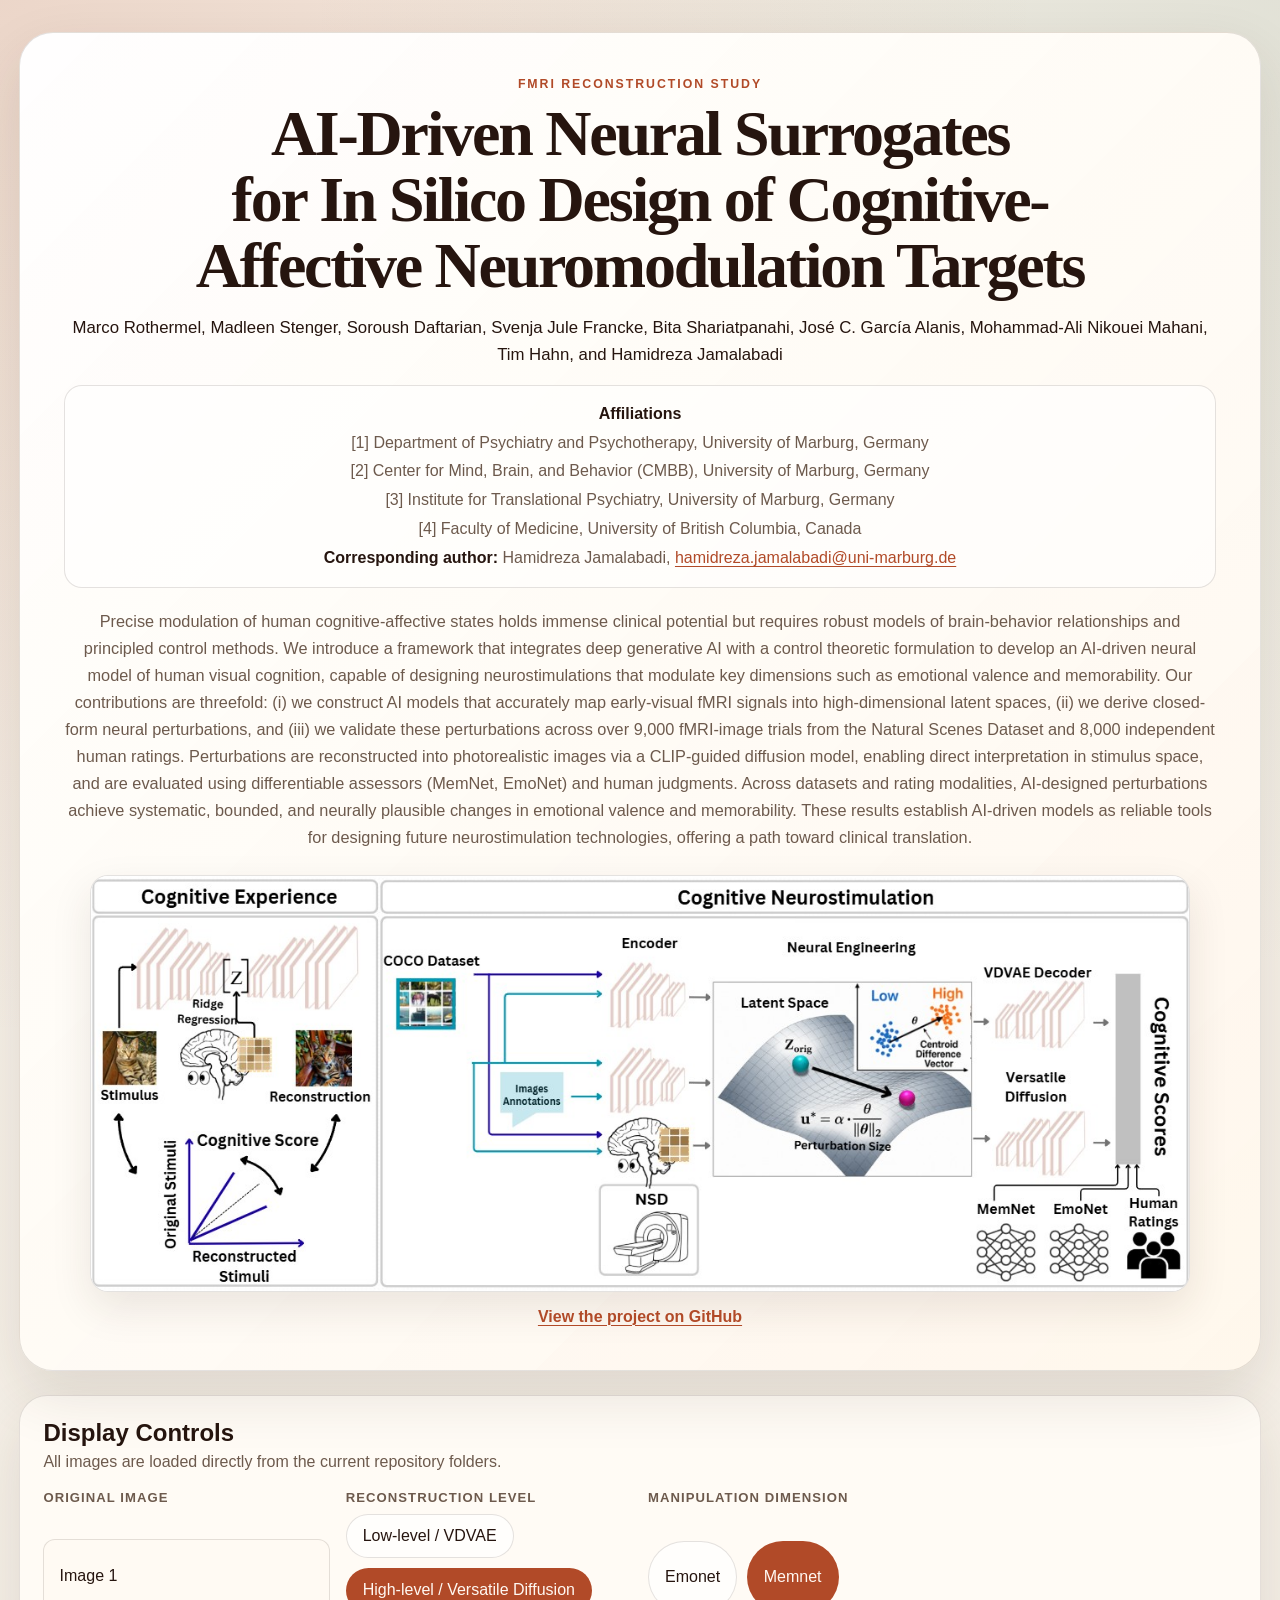
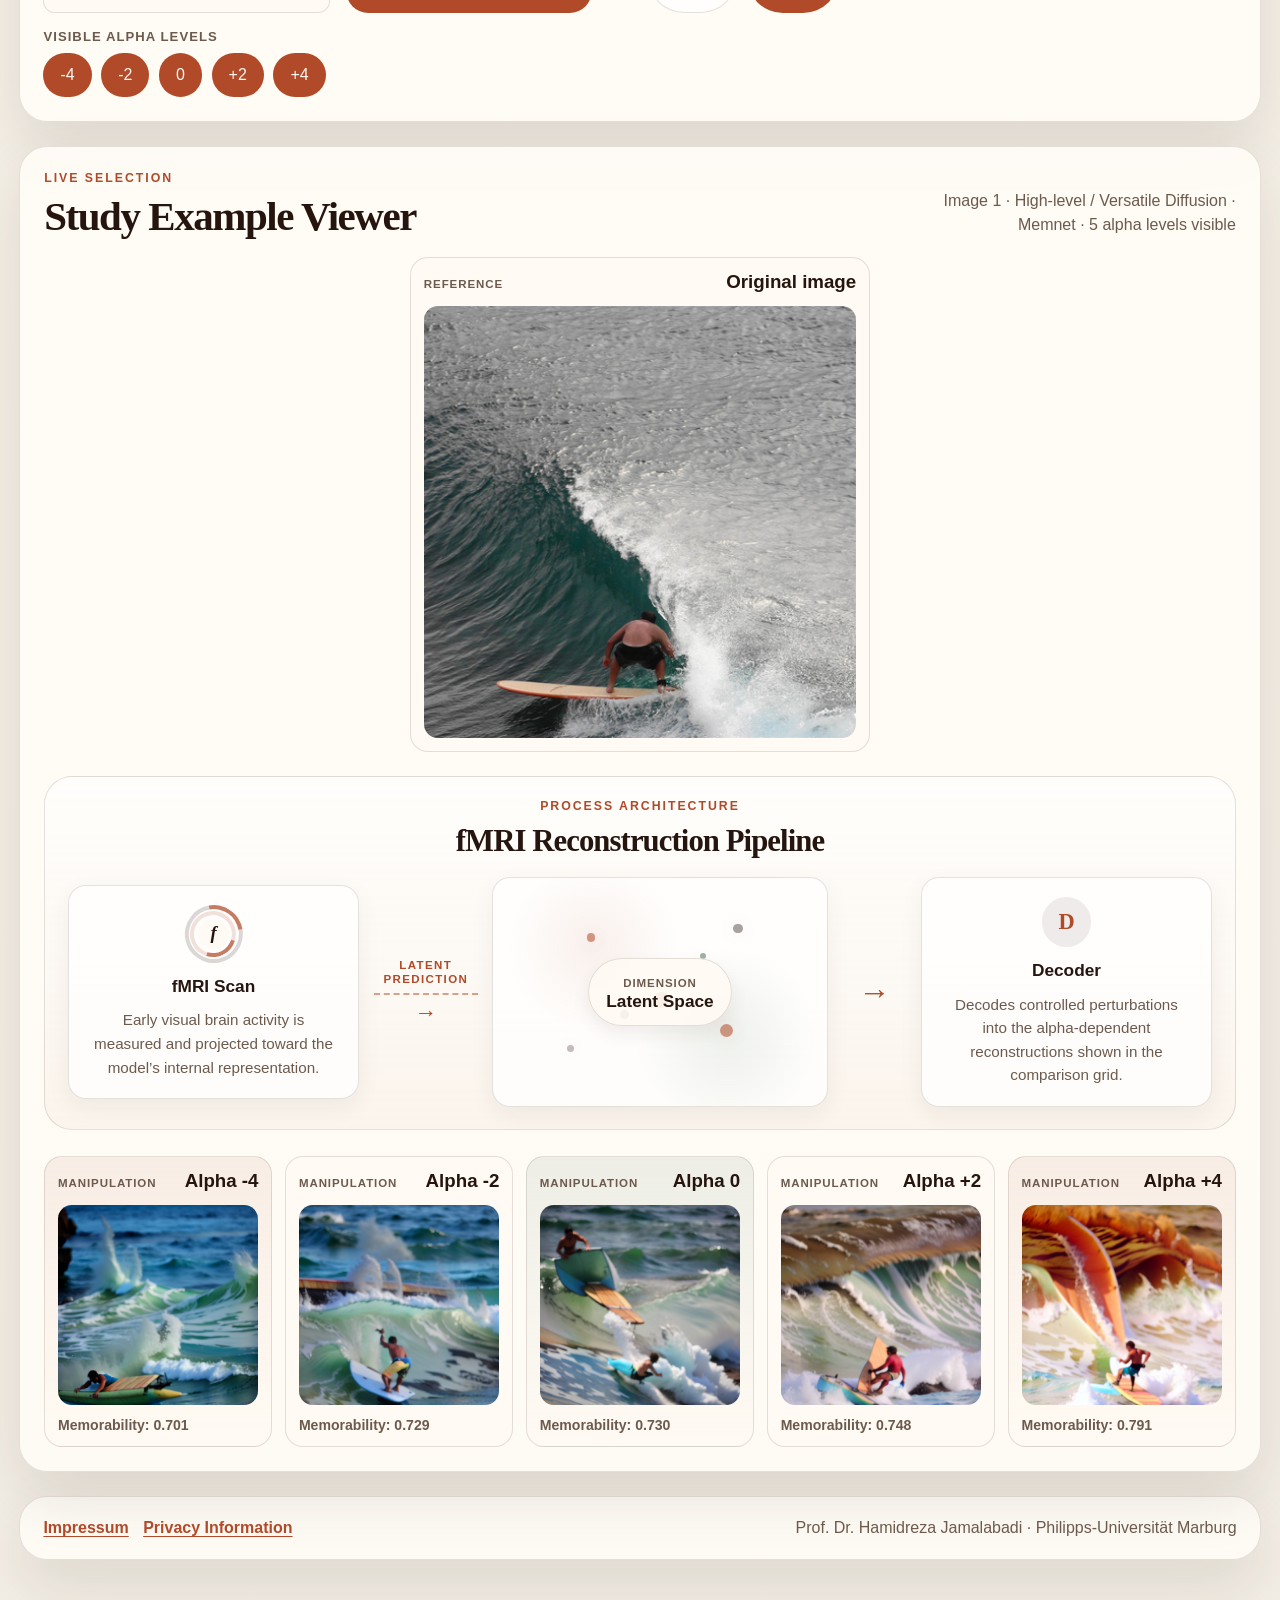
<file: index.html>
<!doctype html>
<html lang="en">
  <head>
    <meta charset="UTF-8" />
    <meta name="viewport" content="width=device-width, initial-scale=1.0" />
    <title>fMRI Image Reconstruction Study</title>
    <link rel="stylesheet" href="./styles.css" />
  </head>
  <body>
    <div class="page-shell">
      <header class="hero">
        <p class="eyebrow">fMRI Reconstruction Study</p>
        <h1>AI-Driven Neural Surrogates for In Silico Design of Cognitive-Affective Neuromodulation Targets</h1>
        <p class="hero-authors">
          Marco Rothermel, Madleen Stenger, Soroush Daftarian, Svenja Jule Francke, Bita Shariatpanahi, José C. García Alanis,
          Mohammad-Ali Nikouei Mahani, Tim Hahn, and Hamidreza Jamalabadi
        </p>
        <div class="hero-meta">
          <p><strong>Affiliations</strong></p>
          <p>[1] Department of Psychiatry and Psychotherapy, University of Marburg, Germany</p>
          <p>[2] Center for Mind, Brain, and Behavior (CMBB), University of Marburg, Germany</p>
          <p>[3] Institute for Translational Psychiatry, University of Marburg, Germany</p>
          <p>[4] Faculty of Medicine, University of British Columbia, Canada</p>
          <p><strong>Corresponding author:</strong> Hamidreza Jamalabadi, <a href="mailto:hamidreza.jamalabadi@uni-marburg.de">hamidreza.jamalabadi@uni-marburg.de</a></p>
        </div>
        <p class="hero-copy">
          Precise modulation of human cognitive-affective states holds immense clinical potential but requires robust models of
          brain-behavior relationships and principled control methods. We introduce a framework that integrates deep generative AI
          with a control theoretic formulation to develop an AI-driven neural model of human visual cognition, capable of designing
          neurostimulations that modulate key dimensions such as emotional valence and memorability. Our contributions are threefold:
          (i) we construct AI models that accurately map early-visual fMRI signals into high-dimensional latent spaces, (ii) we derive
          closed-form neural perturbations, and (iii) we validate these perturbations across over 9,000 fMRI-image trials from the
          Natural Scenes Dataset and 8,000 independent human ratings. Perturbations are reconstructed into photorealistic images via
          a CLIP-guided diffusion model, enabling direct interpretation in stimulus space, and are evaluated using differentiable
          assessors (MemNet, EmoNet) and human judgments. Across datasets and rating modalities, AI-designed perturbations achieve
          systematic, bounded, and neurally plausible changes in emotional valence and memorability. These results establish
          AI-driven models as reliable tools for designing future neurostimulation technologies, offering a path toward clinical
          translation.
        </p>
        <figure class="hero-figure">
          <img src="./Figure%202%20new.jpg" alt="Study overview figure showing cognitive experience, cognitive neurostimulation, latent-space neural engineering, decoders, model assessors, human ratings, and cognitive scores." />
        </figure>
        <p class="hero-linkout">
          <a href="https://github.com/MarRoth93/Optimal-Neural-Engineering-of-Human-Cognitive-Experience" target="_blank" rel="noreferrer">View the project on GitHub</a>
        </p>
      </header>

      <main class="layout">
        <section class="control-panel" aria-labelledby="controls-title">
          <div class="panel-header">
            <h2 id="controls-title">Display Controls</h2>
            <p>All images are loaded directly from the current repository folders.</p>
          </div>

          <div class="control-grid">
            <label class="field">
              <span class="field-label">Original Image</span>
              <select id="image-select" aria-label="Select original image"></select>
            </label>

            <div class="field">
              <span class="field-label">Reconstruction Level</span>
              <div class="segmented" id="model-toggle" role="group" aria-label="Select reconstruction level"></div>
            </div>

            <div class="field">
              <span class="field-label">Manipulation Dimension</span>
              <div class="segmented" id="dimension-toggle" role="group" aria-label="Select manipulation dimension"></div>
            </div>

            <div class="field field-wide">
              <span class="field-label">Visible Alpha Levels</span>
              <div class="alpha-toggles" id="alpha-toggle" role="group" aria-label="Toggle alpha levels"></div>
            </div>
          </div>
        </section>

        <section class="viewer" aria-labelledby="viewer-title">
          <div class="viewer-header">
            <div>
              <p class="eyebrow">Live Selection</p>
              <h2 id="viewer-title">Study Example Viewer</h2>
            </div>
            <p class="selection-summary" id="selection-summary"></p>
          </div>

          <article class="card original-card">
            <div class="card-label">
              <span class="label-kicker">Reference</span>
              <h3>Original image</h3>
            </div>
            <figure class="image-frame">
              <img id="original-image" alt="" />
            </figure>
          </article>

          <section class="process-section" aria-labelledby="process-title">
            <div class="process-header">
              <p class="eyebrow">Process Architecture</p>
              <h3 id="process-title">fMRI Reconstruction Pipeline</h3>
            </div>

            <div class="process-flow">
              <article class="process-node process-node-scan">
                <div class="scan-icon" aria-hidden="true">
                  <span class="scan-ring scan-ring-outer"></span>
                  <span class="scan-ring scan-ring-inner"></span>
                  <span class="scan-core">f</span>
                </div>
                <h4>fMRI Scan</h4>
                <p>Early visual brain activity is measured and projected toward the model’s internal representation.</p>
              </article>

              <div class="process-arrow process-arrow-prediction" aria-hidden="true">
                <span class="process-arrow-label">Latent Prediction</span>
                <span class="process-arrow-line"></span>
                <span class="process-arrow-head">→</span>
              </div>

              <article class="process-node process-node-latent">
                <div class="latent-cloud" aria-hidden="true">
                  <span class="latent-dot dot-1"></span>
                  <span class="latent-dot dot-2"></span>
                  <span class="latent-dot dot-3"></span>
                  <span class="latent-dot dot-4"></span>
                  <span class="latent-dot dot-5"></span>
                  <span class="latent-dot dot-6"></span>
                  <span class="latent-dot dot-7"></span>
                </div>
                <div class="latent-label">
                  <span class="label-kicker">Dimension</span>
                  <h4>Latent Space</h4>
                </div>
              </article>

              <div class="process-arrow" aria-hidden="true">→</div>

              <article class="process-node">
                <div class="process-icon" aria-hidden="true">D</div>
                <h4>Decoder</h4>
                <p>Decodes controlled perturbations into the alpha-dependent reconstructions shown in the comparison grid.</p>
              </article>
            </div>
          </section>

          <section class="comparison-stage" aria-labelledby="comparison-title">
            <h3 id="comparison-title" class="sr-only">Reconstruction comparison</h3>

            <div class="alpha-column alpha-column-left" id="negative-column"></div>

            <div class="center-column" id="alpha-zero-slot"></div>

            <div class="alpha-column alpha-column-right" id="positive-column"></div>
          </section>
        </section>
      </main>

      <footer class="site-footer">
        <nav class="legal-links" aria-label="Legal information">
          <a href="./impressum.html">Impressum</a>
          <a href="./privacy.html">Privacy Information</a>
        </nav>
        <p>Prof. Dr. Hamidreza Jamalabadi · Philipps-Universität Marburg</p>
      </footer>
    </div>

    <template id="alpha-card-template">
      <article class="card alpha-card">
        <div class="card-label">
          <span class="label-kicker">Manipulation</span>
          <h3></h3>
        </div>
        <figure class="image-frame">
          <img alt="" />
        </figure>
        <p class="assessor-score"></p>
      </article>
    </template>

    <script src="./app.js?v=8"></script>
  </body>
</html>
</file>
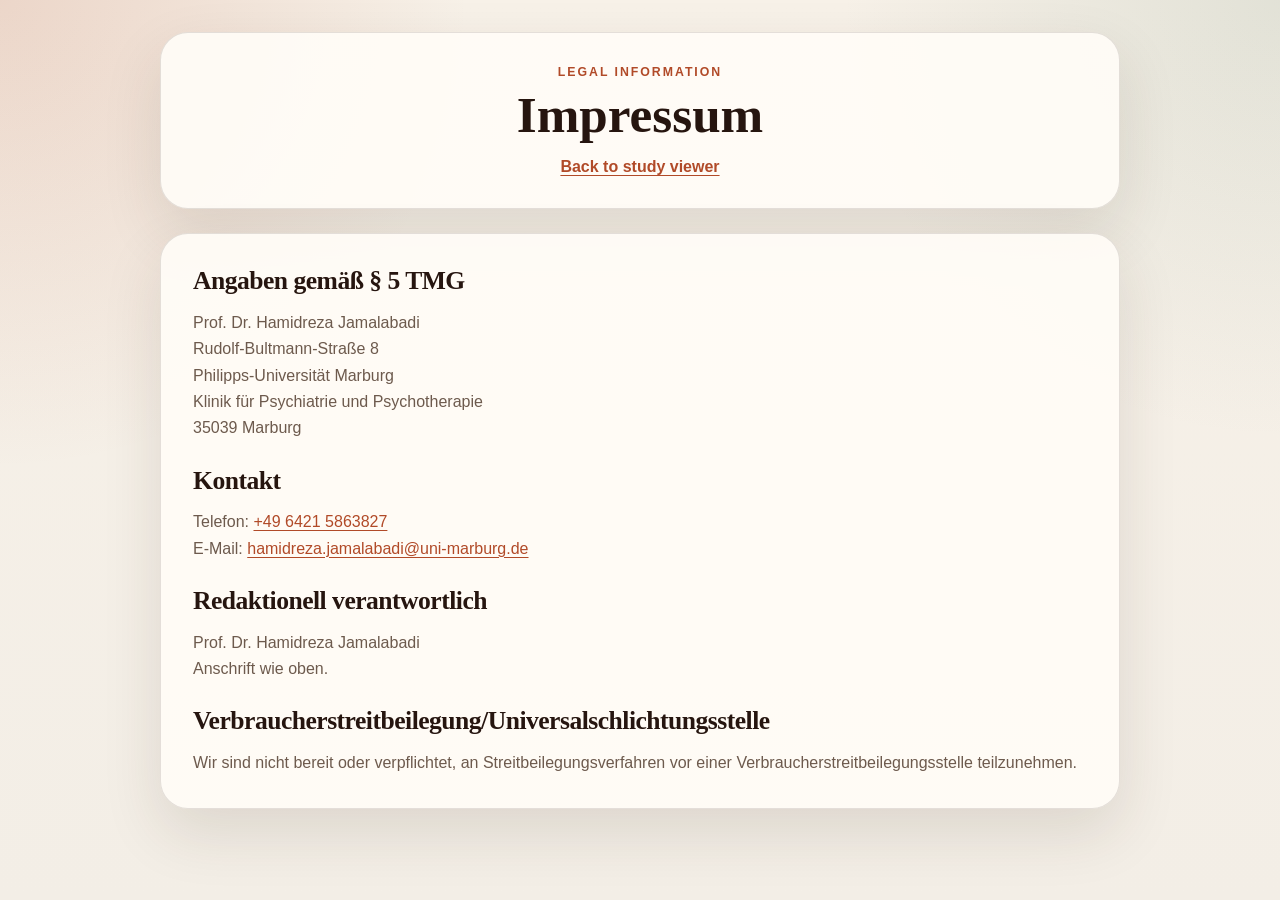
<file: impressum.html>
<!doctype html>
<html lang="de">
  <head>
    <meta charset="UTF-8" />
    <meta name="viewport" content="width=device-width, initial-scale=1.0" />
    <title>Impressum | fMRI Image Reconstruction Study</title>
    <link rel="stylesheet" href="./styles.css" />
  </head>
  <body>
    <div class="page-shell legal-page">
      <header class="legal-header">
        <p class="eyebrow">Legal Information</p>
        <h1>Impressum</h1>
        <p><a href="./index.html">Back to study viewer</a></p>
      </header>

      <main class="legal-doc">
        <section>
          <h2>Angaben gemäß § 5 TMG</h2>
          <p>
            Prof. Dr. Hamidreza Jamalabadi<br />
            Rudolf-Bultmann-Straße 8<br />
            Philipps-Universität Marburg<br />
            Klinik für Psychiatrie und Psychotherapie<br />
            35039 Marburg
          </p>
        </section>

        <section>
          <h2>Kontakt</h2>
          <p>
            Telefon: <a href="tel:+4964215863827">+49 6421 5863827</a><br />
            E-Mail: <a href="mailto:hamidreza.jamalabadi@uni-marburg.de">hamidreza.jamalabadi@uni-marburg.de</a>
          </p>
        </section>

        <section>
          <h2>Redaktionell verantwortlich</h2>
          <p>
            Prof. Dr. Hamidreza Jamalabadi<br />
            Anschrift wie oben.
          </p>
        </section>

        <section>
          <h2>Verbraucherstreitbeilegung/Universalschlichtungsstelle</h2>
          <p>
            Wir sind nicht bereit oder verpflichtet, an Streitbeilegungsverfahren vor einer
            Verbraucherstreitbeilegungsstelle teilzunehmen.
          </p>
        </section>
      </main>
    </div>
  </body>
</html>
</file>
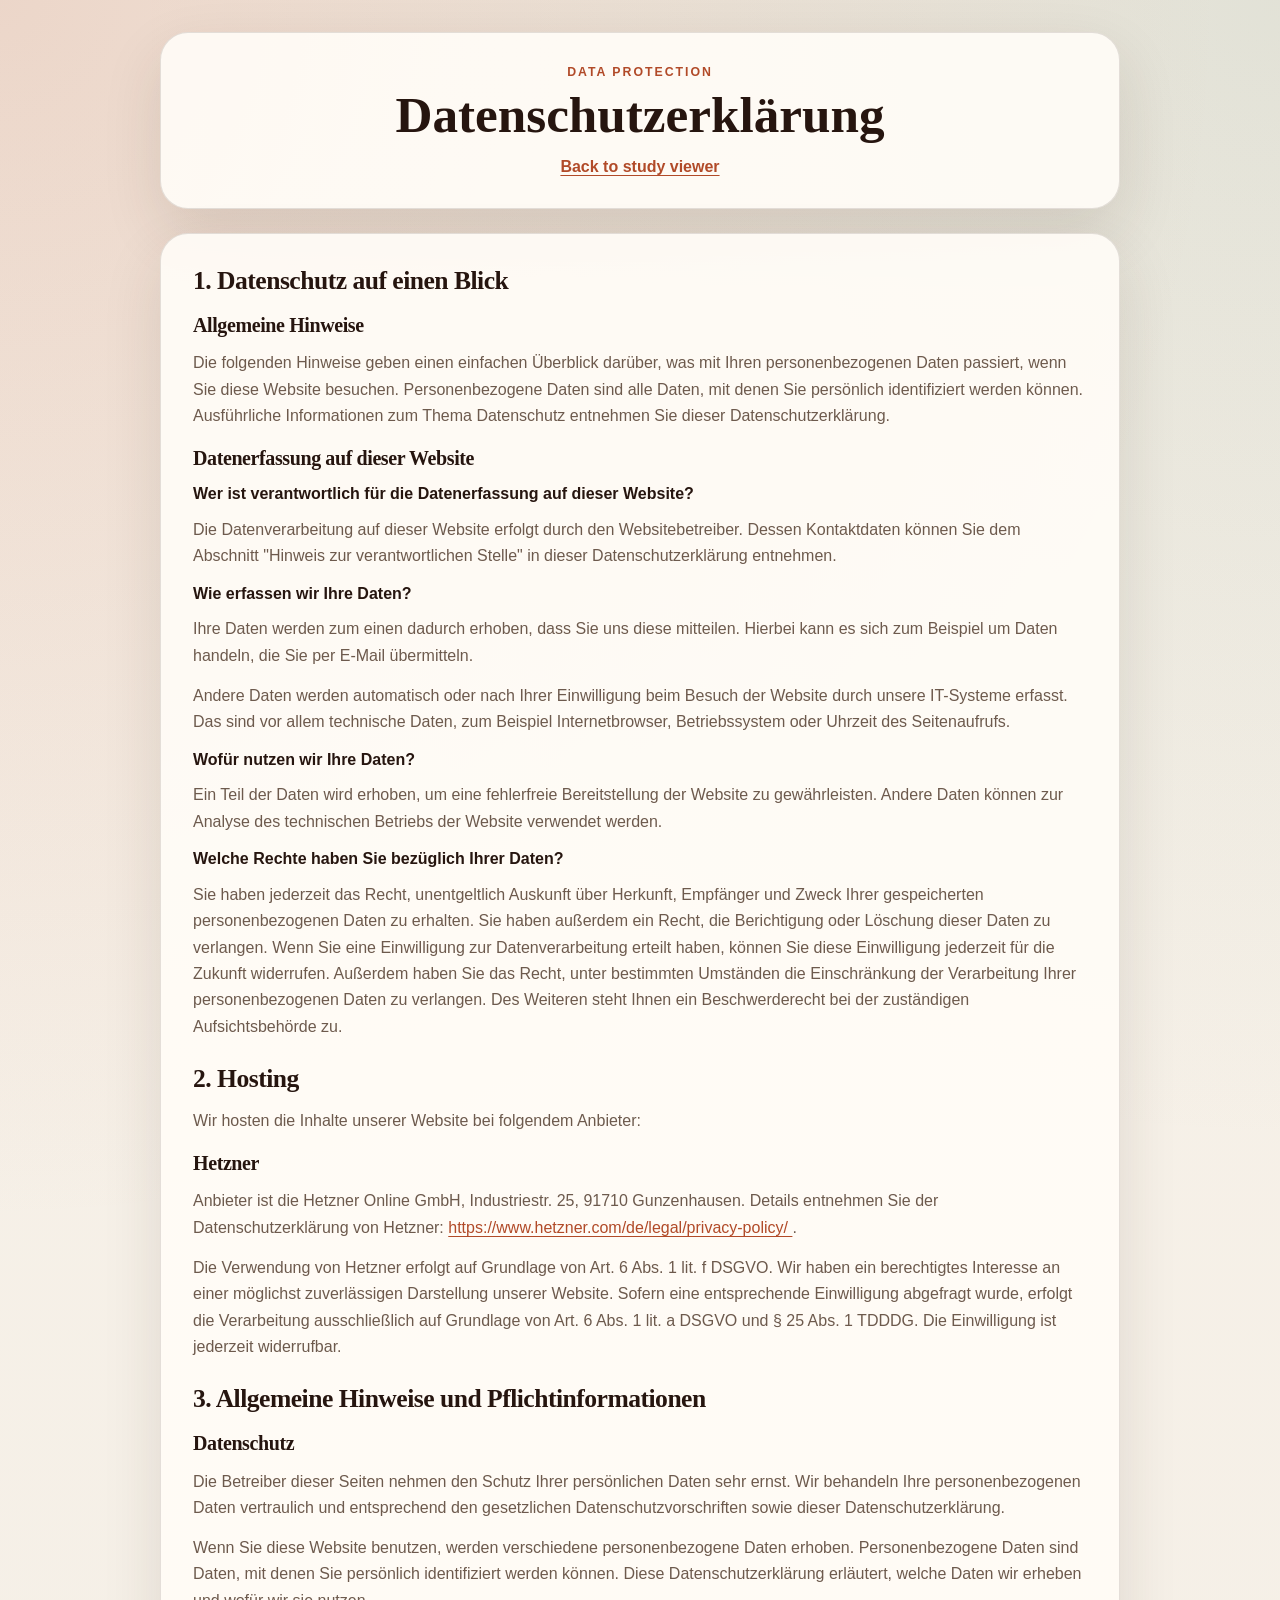
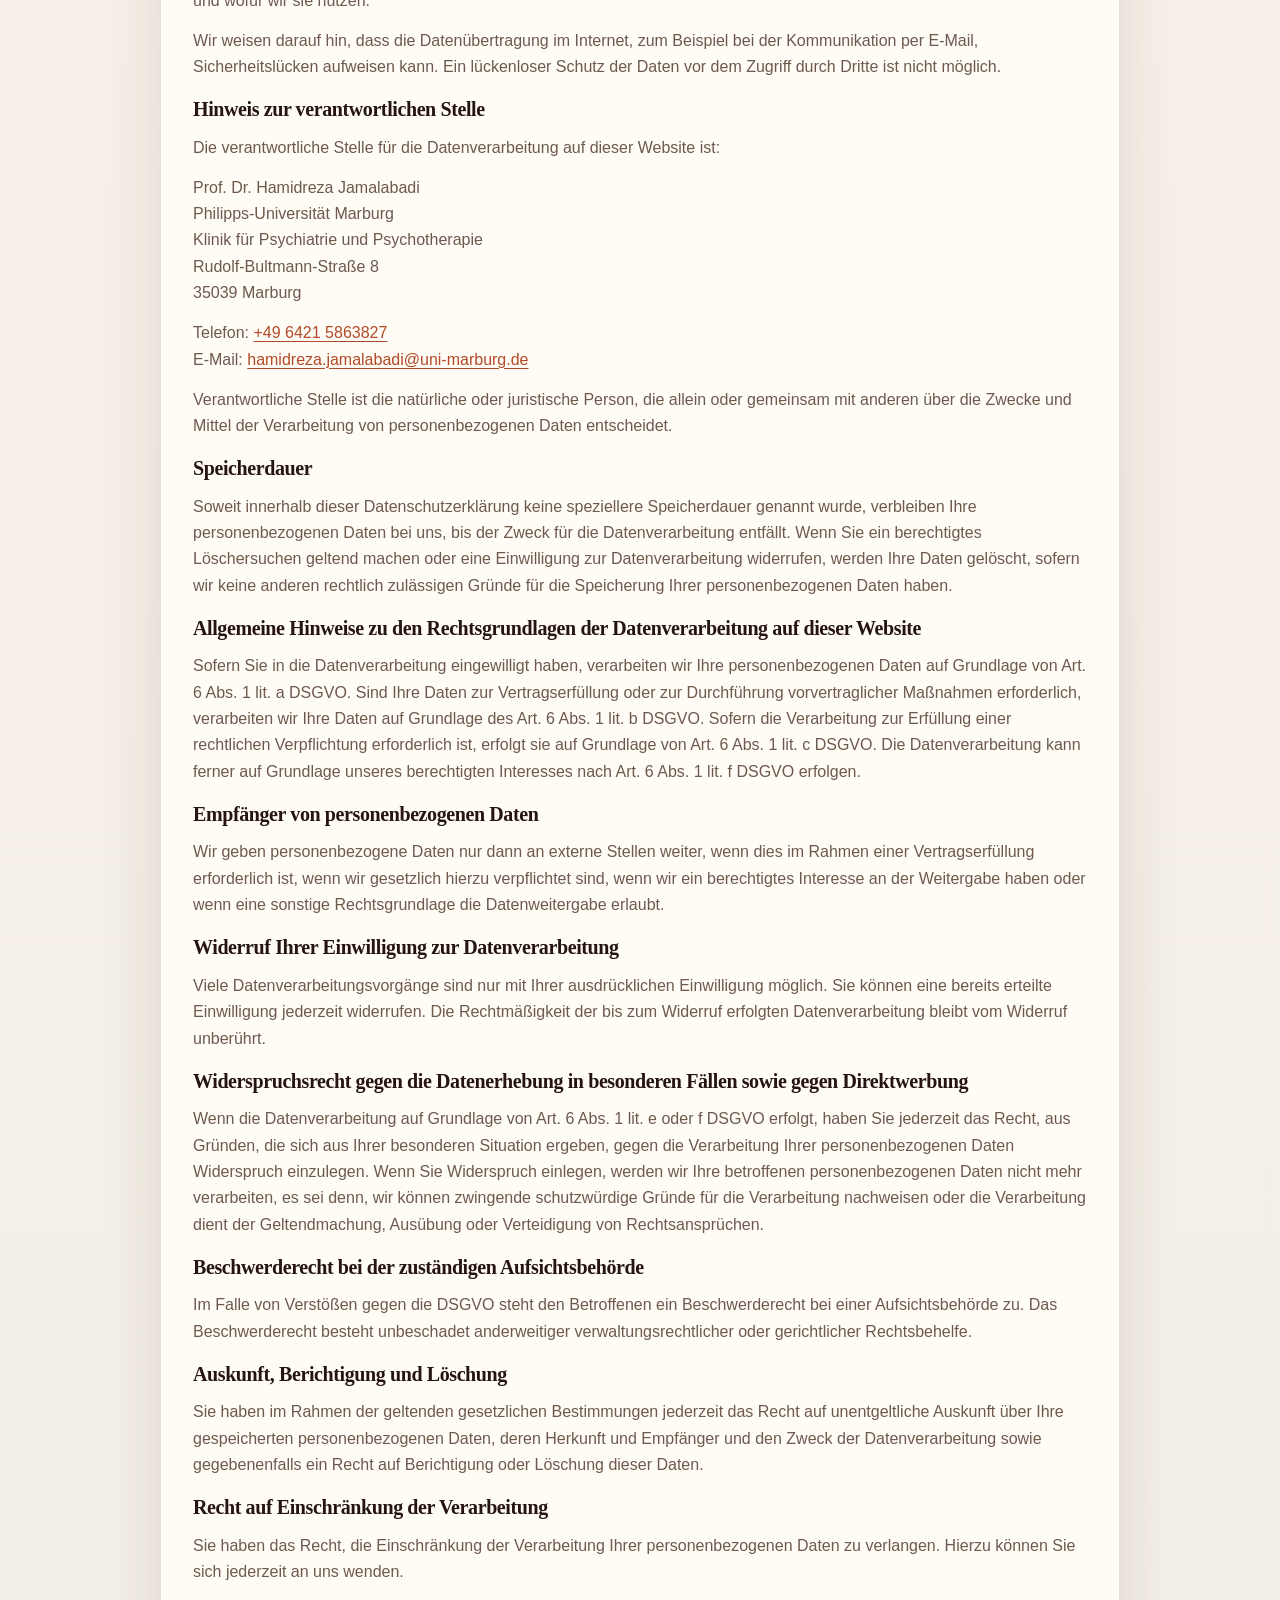
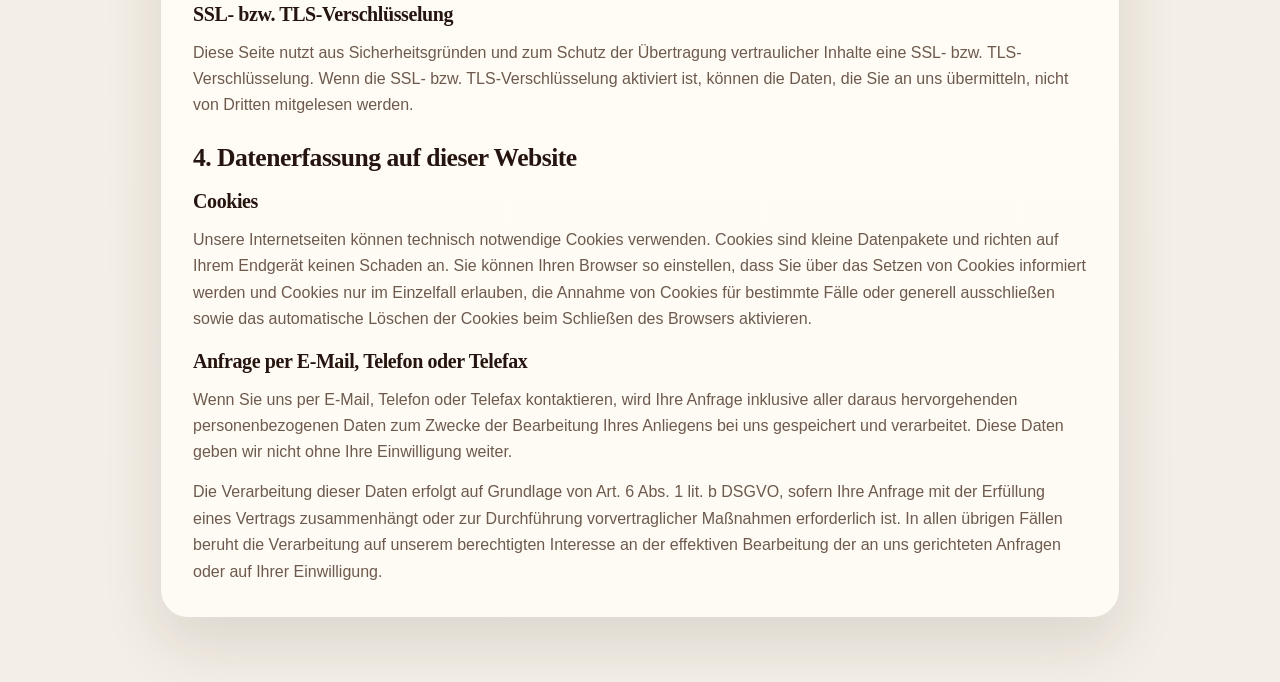
<file: privacy.html>
<!doctype html>
<html lang="de">
  <head>
    <meta charset="UTF-8" />
    <meta name="viewport" content="width=device-width, initial-scale=1.0" />
    <title>Privacy Information | fMRI Image Reconstruction Study</title>
    <link rel="stylesheet" href="./styles.css" />
  </head>
  <body>
    <div class="page-shell legal-page">
      <header class="legal-header">
        <p class="eyebrow">Data Protection</p>
        <h1>Datenschutzerklärung</h1>
        <p><a href="./index.html">Back to study viewer</a></p>
      </header>

      <main class="legal-doc">
        <section>
          <h2>1. Datenschutz auf einen Blick</h2>
          <h3>Allgemeine Hinweise</h3>
          <p>
            Die folgenden Hinweise geben einen einfachen Überblick darüber, was mit Ihren personenbezogenen Daten
            passiert, wenn Sie diese Website besuchen. Personenbezogene Daten sind alle Daten, mit denen Sie
            persönlich identifiziert werden können. Ausführliche Informationen zum Thema Datenschutz entnehmen
            Sie dieser Datenschutzerklärung.
          </p>

          <h3>Datenerfassung auf dieser Website</h3>
          <h4>Wer ist verantwortlich für die Datenerfassung auf dieser Website?</h4>
          <p>
            Die Datenverarbeitung auf dieser Website erfolgt durch den Websitebetreiber. Dessen Kontaktdaten
            können Sie dem Abschnitt "Hinweis zur verantwortlichen Stelle" in dieser Datenschutzerklärung entnehmen.
          </p>

          <h4>Wie erfassen wir Ihre Daten?</h4>
          <p>
            Ihre Daten werden zum einen dadurch erhoben, dass Sie uns diese mitteilen. Hierbei kann es sich zum
            Beispiel um Daten handeln, die Sie per E-Mail übermitteln.
          </p>
          <p>
            Andere Daten werden automatisch oder nach Ihrer Einwilligung beim Besuch der Website durch unsere
            IT-Systeme erfasst. Das sind vor allem technische Daten, zum Beispiel Internetbrowser, Betriebssystem
            oder Uhrzeit des Seitenaufrufs.
          </p>

          <h4>Wofür nutzen wir Ihre Daten?</h4>
          <p>
            Ein Teil der Daten wird erhoben, um eine fehlerfreie Bereitstellung der Website zu gewährleisten.
            Andere Daten können zur Analyse des technischen Betriebs der Website verwendet werden.
          </p>

          <h4>Welche Rechte haben Sie bezüglich Ihrer Daten?</h4>
          <p>
            Sie haben jederzeit das Recht, unentgeltlich Auskunft über Herkunft, Empfänger und Zweck Ihrer
            gespeicherten personenbezogenen Daten zu erhalten. Sie haben außerdem ein Recht, die Berichtigung oder
            Löschung dieser Daten zu verlangen. Wenn Sie eine Einwilligung zur Datenverarbeitung erteilt haben,
            können Sie diese Einwilligung jederzeit für die Zukunft widerrufen. Außerdem haben Sie das Recht,
            unter bestimmten Umständen die Einschränkung der Verarbeitung Ihrer personenbezogenen Daten zu verlangen.
            Des Weiteren steht Ihnen ein Beschwerderecht bei der zuständigen Aufsichtsbehörde zu.
          </p>
        </section>

        <section>
          <h2>2. Hosting</h2>
          <p>Wir hosten die Inhalte unserer Website bei folgendem Anbieter:</p>
          <h3>Hetzner</h3>
          <p>
            Anbieter ist die Hetzner Online GmbH, Industriestr. 25, 91710 Gunzenhausen.
            Details entnehmen Sie der Datenschutzerklärung von Hetzner:
            <a href="https://www.hetzner.com/de/legal/privacy-policy/" target="_blank" rel="noreferrer">
              https://www.hetzner.com/de/legal/privacy-policy/
            </a>.
          </p>
          <p>
            Die Verwendung von Hetzner erfolgt auf Grundlage von Art. 6 Abs. 1 lit. f DSGVO. Wir haben ein
            berechtigtes Interesse an einer möglichst zuverlässigen Darstellung unserer Website. Sofern eine
            entsprechende Einwilligung abgefragt wurde, erfolgt die Verarbeitung ausschließlich auf Grundlage von
            Art. 6 Abs. 1 lit. a DSGVO und § 25 Abs. 1 TDDDG. Die Einwilligung ist jederzeit widerrufbar.
          </p>
        </section>

        <section>
          <h2>3. Allgemeine Hinweise und Pflichtinformationen</h2>
          <h3>Datenschutz</h3>
          <p>
            Die Betreiber dieser Seiten nehmen den Schutz Ihrer persönlichen Daten sehr ernst. Wir behandeln Ihre
            personenbezogenen Daten vertraulich und entsprechend den gesetzlichen Datenschutzvorschriften sowie
            dieser Datenschutzerklärung.
          </p>
          <p>
            Wenn Sie diese Website benutzen, werden verschiedene personenbezogene Daten erhoben. Personenbezogene
            Daten sind Daten, mit denen Sie persönlich identifiziert werden können. Diese Datenschutzerklärung
            erläutert, welche Daten wir erheben und wofür wir sie nutzen.
          </p>
          <p>
            Wir weisen darauf hin, dass die Datenübertragung im Internet, zum Beispiel bei der Kommunikation per
            E-Mail, Sicherheitslücken aufweisen kann. Ein lückenloser Schutz der Daten vor dem Zugriff durch Dritte
            ist nicht möglich.
          </p>

          <h3>Hinweis zur verantwortlichen Stelle</h3>
          <p>Die verantwortliche Stelle für die Datenverarbeitung auf dieser Website ist:</p>
          <p>
            Prof. Dr. Hamidreza Jamalabadi<br />
            Philipps-Universität Marburg<br />
            Klinik für Psychiatrie und Psychotherapie<br />
            Rudolf-Bultmann-Straße 8<br />
            35039 Marburg
          </p>
          <p>
            Telefon: <a href="tel:+4964215863827">+49 6421 5863827</a><br />
            E-Mail: <a href="mailto:hamidreza.jamalabadi@uni-marburg.de">hamidreza.jamalabadi@uni-marburg.de</a>
          </p>
          <p>
            Verantwortliche Stelle ist die natürliche oder juristische Person, die allein oder gemeinsam mit anderen
            über die Zwecke und Mittel der Verarbeitung von personenbezogenen Daten entscheidet.
          </p>

          <h3>Speicherdauer</h3>
          <p>
            Soweit innerhalb dieser Datenschutzerklärung keine speziellere Speicherdauer genannt wurde, verbleiben
            Ihre personenbezogenen Daten bei uns, bis der Zweck für die Datenverarbeitung entfällt. Wenn Sie ein
            berechtigtes Löschersuchen geltend machen oder eine Einwilligung zur Datenverarbeitung widerrufen,
            werden Ihre Daten gelöscht, sofern wir keine anderen rechtlich zulässigen Gründe für die Speicherung
            Ihrer personenbezogenen Daten haben.
          </p>

          <h3>Allgemeine Hinweise zu den Rechtsgrundlagen der Datenverarbeitung auf dieser Website</h3>
          <p>
            Sofern Sie in die Datenverarbeitung eingewilligt haben, verarbeiten wir Ihre personenbezogenen Daten
            auf Grundlage von Art. 6 Abs. 1 lit. a DSGVO. Sind Ihre Daten zur Vertragserfüllung oder zur
            Durchführung vorvertraglicher Maßnahmen erforderlich, verarbeiten wir Ihre Daten auf Grundlage des
            Art. 6 Abs. 1 lit. b DSGVO. Sofern die Verarbeitung zur Erfüllung einer rechtlichen Verpflichtung
            erforderlich ist, erfolgt sie auf Grundlage von Art. 6 Abs. 1 lit. c DSGVO. Die Datenverarbeitung kann
            ferner auf Grundlage unseres berechtigten Interesses nach Art. 6 Abs. 1 lit. f DSGVO erfolgen.
          </p>

          <h3>Empfänger von personenbezogenen Daten</h3>
          <p>
            Wir geben personenbezogene Daten nur dann an externe Stellen weiter, wenn dies im Rahmen einer
            Vertragserfüllung erforderlich ist, wenn wir gesetzlich hierzu verpflichtet sind, wenn wir ein
            berechtigtes Interesse an der Weitergabe haben oder wenn eine sonstige Rechtsgrundlage die
            Datenweitergabe erlaubt.
          </p>

          <h3>Widerruf Ihrer Einwilligung zur Datenverarbeitung</h3>
          <p>
            Viele Datenverarbeitungsvorgänge sind nur mit Ihrer ausdrücklichen Einwilligung möglich. Sie können
            eine bereits erteilte Einwilligung jederzeit widerrufen. Die Rechtmäßigkeit der bis zum Widerruf
            erfolgten Datenverarbeitung bleibt vom Widerruf unberührt.
          </p>

          <h3>Widerspruchsrecht gegen die Datenerhebung in besonderen Fällen sowie gegen Direktwerbung</h3>
          <p>
            Wenn die Datenverarbeitung auf Grundlage von Art. 6 Abs. 1 lit. e oder f DSGVO erfolgt, haben Sie
            jederzeit das Recht, aus Gründen, die sich aus Ihrer besonderen Situation ergeben, gegen die
            Verarbeitung Ihrer personenbezogenen Daten Widerspruch einzulegen. Wenn Sie Widerspruch einlegen,
            werden wir Ihre betroffenen personenbezogenen Daten nicht mehr verarbeiten, es sei denn, wir können
            zwingende schutzwürdige Gründe für die Verarbeitung nachweisen oder die Verarbeitung dient der
            Geltendmachung, Ausübung oder Verteidigung von Rechtsansprüchen.
          </p>

          <h3>Beschwerderecht bei der zuständigen Aufsichtsbehörde</h3>
          <p>
            Im Falle von Verstößen gegen die DSGVO steht den Betroffenen ein Beschwerderecht bei einer
            Aufsichtsbehörde zu. Das Beschwerderecht besteht unbeschadet anderweitiger verwaltungsrechtlicher
            oder gerichtlicher Rechtsbehelfe.
          </p>

          <h3>Auskunft, Berichtigung und Löschung</h3>
          <p>
            Sie haben im Rahmen der geltenden gesetzlichen Bestimmungen jederzeit das Recht auf unentgeltliche
            Auskunft über Ihre gespeicherten personenbezogenen Daten, deren Herkunft und Empfänger und den Zweck
            der Datenverarbeitung sowie gegebenenfalls ein Recht auf Berichtigung oder Löschung dieser Daten.
          </p>

          <h3>Recht auf Einschränkung der Verarbeitung</h3>
          <p>
            Sie haben das Recht, die Einschränkung der Verarbeitung Ihrer personenbezogenen Daten zu verlangen.
            Hierzu können Sie sich jederzeit an uns wenden.
          </p>

          <h3>SSL- bzw. TLS-Verschlüsselung</h3>
          <p>
            Diese Seite nutzt aus Sicherheitsgründen und zum Schutz der Übertragung vertraulicher Inhalte eine
            SSL- bzw. TLS-Verschlüsselung. Wenn die SSL- bzw. TLS-Verschlüsselung aktiviert ist, können die Daten,
            die Sie an uns übermitteln, nicht von Dritten mitgelesen werden.
          </p>
        </section>

        <section>
          <h2>4. Datenerfassung auf dieser Website</h2>
          <h3>Cookies</h3>
          <p>
            Unsere Internetseiten können technisch notwendige Cookies verwenden. Cookies sind kleine Datenpakete
            und richten auf Ihrem Endgerät keinen Schaden an. Sie können Ihren Browser so einstellen, dass Sie über
            das Setzen von Cookies informiert werden und Cookies nur im Einzelfall erlauben, die Annahme von Cookies
            für bestimmte Fälle oder generell ausschließen sowie das automatische Löschen der Cookies beim Schließen
            des Browsers aktivieren.
          </p>

          <h3>Anfrage per E-Mail, Telefon oder Telefax</h3>
          <p>
            Wenn Sie uns per E-Mail, Telefon oder Telefax kontaktieren, wird Ihre Anfrage inklusive aller daraus
            hervorgehenden personenbezogenen Daten zum Zwecke der Bearbeitung Ihres Anliegens bei uns gespeichert
            und verarbeitet. Diese Daten geben wir nicht ohne Ihre Einwilligung weiter.
          </p>
          <p>
            Die Verarbeitung dieser Daten erfolgt auf Grundlage von Art. 6 Abs. 1 lit. b DSGVO, sofern Ihre Anfrage
            mit der Erfüllung eines Vertrags zusammenhängt oder zur Durchführung vorvertraglicher Maßnahmen
            erforderlich ist. In allen übrigen Fällen beruht die Verarbeitung auf unserem berechtigten Interesse an
            der effektiven Bearbeitung der an uns gerichteten Anfragen oder auf Ihrer Einwilligung.
          </p>
        </section>
      </main>
    </div>
  </body>
</html>
</file>
<file: styles.css>
:root {
  --bg: #f3eee6;
  --bg-strong: #e8ddcf;
  --surface: rgba(255, 252, 247, 0.92);
  --surface-strong: #fffaf3;
  --ink: #26150f;
  --muted: #6d5a4d;
  --line: rgba(38, 21, 15, 0.12);
  --accent: #b14a28;
  --accent-soft: rgba(177, 74, 40, 0.12);
  --shadow: 0 24px 60px rgba(60, 39, 26, 0.12);
  --radius-lg: 28px;
  --radius-md: 18px;
  --radius-sm: 12px;
  --content-width: 1380px;
}

*,
*::before,
*::after {
  box-sizing: border-box;
}

html {
  font-size: 16px;
}

body {
  margin: 0;
  min-height: 100vh;
  color: var(--ink);
  font-family: "Avenir Next", "Segoe UI", sans-serif;
  background:
    radial-gradient(circle at top left, rgba(177, 74, 40, 0.16), transparent 30%),
    radial-gradient(circle at top right, rgba(116, 145, 124, 0.16), transparent 28%),
    linear-gradient(180deg, #f7f1e8 0%, var(--bg) 100%);
}

img {
  display: block;
  width: 100%;
  height: auto;
}

button,
select {
  font: inherit;
}

.page-shell {
  width: min(calc(100% - 2.4rem), var(--content-width));
  margin: 0 auto;
  padding: 2rem 0 4rem;
}

a {
  color: var(--accent);
  text-decoration-thickness: 0.08em;
  text-underline-offset: 0.18em;
}

.hero {
  position: relative;
  overflow: hidden;
  padding: 2.75rem;
  border: 1px solid var(--line);
  border-radius: calc(var(--radius-lg) + 6px);
  text-align: center;
  background:
    linear-gradient(135deg, rgba(255, 255, 255, 0.88), rgba(255, 247, 236, 0.94)),
    var(--surface);
  box-shadow: var(--shadow);
}

.hero::after {
  content: "";
  position: absolute;
  inset: auto -8% -35% auto;
  width: 320px;
  height: 320px;
  border-radius: 50%;
  background: radial-gradient(circle, rgba(177, 74, 40, 0.18), transparent 70%);
  pointer-events: none;
}

.eyebrow {
  margin: 0 0 0.65rem;
  color: var(--accent);
  letter-spacing: 0.16em;
  text-transform: uppercase;
  font-size: 0.77rem;
  font-weight: 700;
}

.hero h1,
.viewer-header h2 {
  margin: 0;
  font-family: "Palatino Linotype", "Book Antiqua", Palatino, serif;
  line-height: 1.03;
  letter-spacing: -0.035em;
}

.hero h1 {
  max-width: none;
  margin: 0 auto;
  font-size: clamp(2.6rem, 5vw, 5.25rem);
  text-wrap: balance;
}

.hero-copy {
  max-width: none;
  margin: 1.3rem auto 0;
  line-height: 1.65;
  color: var(--muted);
  font-size: 1.02rem;
}

.hero-authors {
  max-width: none;
  margin: 1rem auto 0;
  font-size: 1.05rem;
  line-height: 1.6;
  color: var(--ink);
}

.hero-meta {
  display: grid;
  gap: 0.25rem;
  margin: 1rem auto 0;
  padding: 1rem 1.1rem;
  max-width: none;
  border: 1px solid var(--line);
  border-radius: var(--radius-md);
  background: rgba(255, 255, 255, 0.55);
}

.hero-meta p {
  margin: 0;
  line-height: 1.55;
  color: var(--muted);
}

.hero-meta strong {
  color: var(--ink);
}

.hero-meta a {
  color: var(--accent);
}

.hero-figure {
  margin: 1.5rem auto 0;
  max-width: 1100px;
}

.hero-figure img {
  width: 100%;
  height: auto;
  border-radius: var(--radius-md);
  border: 1px solid var(--line);
  background: rgba(255, 255, 255, 0.85);
  box-shadow: 0 16px 40px rgba(60, 39, 26, 0.1);
}

.hero-linkout {
  margin: 1rem 0 0;
  font-size: 1rem;
  font-weight: 700;
}

.hero-linkout a {
  color: var(--accent);
}

.site-footer {
  display: flex;
  justify-content: space-between;
  gap: 1rem;
  align-items: center;
  margin-top: 1.5rem;
  padding: 1.2rem 1.45rem;
  border: 1px solid var(--line);
  border-radius: var(--radius-lg);
  background: var(--surface);
  color: var(--muted);
  box-shadow: var(--shadow);
}

.site-footer p {
  margin: 0;
  line-height: 1.5;
}

.legal-links {
  display: flex;
  flex-wrap: wrap;
  gap: 0.9rem;
  font-weight: 700;
}

.legal-page {
  max-width: 960px;
}

.legal-header,
.legal-doc {
  border: 1px solid var(--line);
  background: var(--surface);
  box-shadow: var(--shadow);
}

.legal-header {
  padding: 2rem;
  border-radius: var(--radius-lg);
  text-align: center;
}

.legal-header h1 {
  margin: 0;
  font-family: "Palatino Linotype", "Book Antiqua", Palatino, serif;
  font-size: clamp(2.3rem, 4vw, 4rem);
  line-height: 1.03;
}

.legal-header p:last-child {
  margin: 1rem 0 0;
  font-weight: 700;
}

.legal-doc {
  display: grid;
  gap: 1.5rem;
  margin-top: 1.5rem;
  padding: 2rem;
  border-radius: var(--radius-lg);
}

.legal-doc section {
  display: grid;
  gap: 0.85rem;
}

.legal-doc h2,
.legal-doc h3,
.legal-doc h4,
.legal-doc p {
  margin: 0;
}

.legal-doc h2,
.legal-doc h3 {
  font-family: "Palatino Linotype", "Book Antiqua", Palatino, serif;
  letter-spacing: -0.02em;
}

.legal-doc h2 {
  font-size: 1.6rem;
}

.legal-doc h3 {
  margin-top: 0.25rem;
  font-size: 1.25rem;
}

.legal-doc h4 {
  margin-top: 0.1rem;
  font-size: 1rem;
}

.legal-doc p {
  color: var(--muted);
  line-height: 1.65;
}

.layout {
  display: grid;
  gap: 1.5rem;
  margin-top: 1.5rem;
}

.control-panel,
.viewer {
  border: 1px solid var(--line);
  border-radius: var(--radius-lg);
  background: var(--surface);
  box-shadow: var(--shadow);
}

.control-panel {
  padding: 1.45rem;
}

.panel-header h2,
.card-label h3 {
  margin: 0;
}

.panel-header p,
.selection-summary,
.field-label,
.label-kicker {
  color: var(--muted);
}

.panel-header p {
  margin: 0.35rem 0 0;
}

.control-grid {
  display: grid;
  grid-template-columns: repeat(4, minmax(0, 1fr));
  gap: 1rem;
  margin-top: 1.2rem;
}

.field {
  display: grid;
  gap: 0.55rem;
}

.field-wide {
  grid-column: 1 / -1;
}

.field-label {
  font-size: 0.82rem;
  letter-spacing: 0.08em;
  text-transform: uppercase;
  font-weight: 700;
}

select {
  appearance: none;
  min-height: 3rem;
  padding: 0 0.95rem;
  border: 1px solid var(--line);
  border-radius: var(--radius-sm);
  background: var(--surface-strong);
  color: var(--ink);
}

.segmented,
.alpha-toggles {
  display: flex;
  flex-wrap: wrap;
  gap: 0.6rem;
}

.segmented button,
.alpha-toggles button {
  min-height: 2.8rem;
  padding: 0.65rem 1rem;
  border: 1px solid var(--line);
  border-radius: 999px;
  background: rgba(255, 255, 255, 0.66);
  color: var(--ink);
  cursor: pointer;
  transition:
    background 140ms ease,
    color 140ms ease,
    border-color 140ms ease,
    transform 140ms ease;
}

.segmented button:hover,
.alpha-toggles button:hover {
  transform: translateY(-1px);
  border-color: rgba(38, 21, 15, 0.26);
}

.segmented button.is-active,
.alpha-toggles button.is-active {
  background: var(--accent);
  color: #fff8f2;
  border-color: transparent;
}

.alpha-toggles button:not(.is-active) {
  background: var(--accent-soft);
}

.viewer {
  padding: 1.5rem;
}

.viewer-header {
  display: flex;
  justify-content: space-between;
  gap: 1rem;
  align-items: end;
  margin-bottom: 1.25rem;
}

.viewer-header h2 {
  font-size: clamp(2rem, 3.2vw, 3.1rem);
}

.selection-summary {
  max-width: 36ch;
  margin: 0;
  text-align: right;
  line-height: 1.5;
}

.card {
  padding: 0.8rem;
  border: 1px solid var(--line);
  border-radius: var(--radius-md);
  background: var(--surface-strong);
}

.original-card {
  width: min(100%, 460px);
  margin: 0 auto 1.5rem;
}

.process-section {
  margin: 0 0 1.6rem;
  padding: 1.4rem;
  border: 1px solid var(--line);
  border-radius: var(--radius-lg);
  background:
    linear-gradient(180deg, rgba(255, 255, 255, 0.72), rgba(250, 244, 236, 0.88)),
    var(--surface-strong);
}

.process-header {
  margin-bottom: 1.15rem;
  text-align: center;
}

.process-header h3 {
  margin: 0;
  font-family: "Palatino Linotype", "Book Antiqua", Palatino, serif;
  font-size: clamp(1.55rem, 2.4vw, 2.2rem);
  letter-spacing: -0.03em;
}

.process-flow {
  display: grid;
  grid-template-columns: minmax(180px, 1fr) 104px minmax(260px, 1.15fr) 64px minmax(180px, 1fr);
  gap: 0.9rem;
  align-items: center;
}

.process-node {
  min-height: 184px;
  padding: 1.2rem;
  border: 1px solid var(--line);
  border-radius: var(--radius-md);
  background: rgba(255, 255, 255, 0.75);
  text-align: center;
  box-shadow: 0 8px 24px rgba(60, 39, 26, 0.06);
}

.process-node-scan {
  min-height: 196px;
}

.process-node h4,
.latent-label h4 {
  margin: 0;
  font-size: 1.08rem;
}

.process-node p {
  margin: 0.7rem 0 0;
  line-height: 1.55;
  color: var(--muted);
  font-size: 0.95rem;
}

.process-icon {
  display: grid;
  place-items: center;
  width: 3.1rem;
  height: 3.1rem;
  margin: 0 auto 0.85rem;
  border-radius: 999px;
  background: rgba(38, 21, 15, 0.08);
  color: var(--accent);
  font-family: "Palatino Linotype", "Book Antiqua", Palatino, serif;
  font-size: 1.4rem;
  font-weight: 700;
}

.process-arrow {
  display: grid;
  place-items: center;
  color: var(--accent);
  font-size: 2rem;
  font-weight: 700;
}

.process-arrow-prediction {
  align-self: center;
  gap: 0.45rem;
  font-size: 1rem;
  min-width: 0;
}

.process-arrow-label {
  font-size: 0.72rem;
  font-weight: 700;
  letter-spacing: 0.12em;
  text-transform: uppercase;
  color: var(--accent);
  text-align: center;
  line-height: 1.15;
}

.process-arrow-line {
  display: block;
  width: 100%;
  border-top: 2px dashed rgba(177, 74, 40, 0.5);
}

.process-arrow-head {
  font-size: 1.4rem;
  line-height: 1;
}

.scan-icon {
  position: relative;
  display: grid;
  place-items: center;
  width: 3.6rem;
  height: 3.6rem;
  margin: 0 auto 0.85rem;
}

.scan-ring {
  position: absolute;
  inset: 0;
  border-radius: 999px;
}

.scan-ring-outer {
  border: 4px solid rgba(38, 21, 15, 0.16);
  border-top-color: rgba(177, 74, 40, 0.72);
  transform: rotate(35deg);
}

.scan-ring-inner {
  inset: 0.35rem;
  border: 4px solid rgba(177, 74, 40, 0.16);
  border-bottom-color: rgba(177, 74, 40, 0.72);
  transform: rotate(-28deg);
}

.scan-core {
  position: relative;
  z-index: 1;
  display: grid;
  place-items: center;
  width: 1.9rem;
  height: 1.9rem;
  border-radius: 999px;
  background: rgba(255, 250, 243, 0.95);
  color: var(--ink);
  font-family: "Palatino Linotype", "Book Antiqua", Palatino, serif;
  font-size: 1.15rem;
  font-style: italic;
  font-weight: 700;
}

.process-node-latent {
  position: relative;
  display: grid;
  place-items: center;
  min-height: 230px;
  overflow: hidden;
  background:
    radial-gradient(circle at 30% 30%, rgba(177, 74, 40, 0.08), transparent 30%),
    radial-gradient(circle at 70% 70%, rgba(116, 145, 124, 0.12), transparent 32%),
    rgba(255, 255, 255, 0.78);
}

.latent-cloud {
  position: absolute;
  inset: 0;
}

.latent-dot {
  position: absolute;
  border-radius: 999px;
  background: rgba(177, 74, 40, 0.55);
  box-shadow: 0 0 20px rgba(177, 74, 40, 0.1);
}

.dot-1 {
  top: 24%;
  left: 28%;
  width: 0.55rem;
  height: 0.55rem;
}

.dot-2 {
  top: 33%;
  left: 62%;
  width: 0.35rem;
  height: 0.35rem;
  background: rgba(116, 145, 124, 0.7);
}

.dot-3 {
  top: 50%;
  left: 48%;
  width: 1rem;
  height: 1rem;
}

.dot-4 {
  top: 58%;
  left: 38%;
  width: 0.55rem;
  height: 0.55rem;
  background: rgba(116, 145, 124, 0.7);
}

.dot-5 {
  top: 64%;
  left: 68%;
  width: 0.8rem;
  height: 0.8rem;
}

.dot-6 {
  top: 20%;
  left: 72%;
  width: 0.6rem;
  height: 0.6rem;
  background: rgba(38, 21, 15, 0.4);
}

.dot-7 {
  top: 73%;
  left: 22%;
  width: 0.45rem;
  height: 0.45rem;
  background: rgba(38, 21, 15, 0.28);
}

.latent-label {
  position: relative;
  z-index: 1;
  padding: 0.85rem 1.1rem;
  border: 1px solid var(--line);
  border-radius: 999px;
  background: rgba(255, 250, 243, 0.9);
  box-shadow: 0 8px 18px rgba(60, 39, 26, 0.08);
  text-align: center;
}

.card-label {
  display: flex;
  justify-content: space-between;
  gap: 1rem;
  align-items: baseline;
  margin-bottom: 0.8rem;
}

.label-kicker {
  text-transform: uppercase;
  letter-spacing: 0.08em;
  font-size: 0.72rem;
  font-weight: 800;
}

.image-frame {
  margin: 0;
  aspect-ratio: 1;
  overflow: hidden;
  border-radius: calc(var(--radius-sm) + 2px);
  background:
    linear-gradient(135deg, rgba(177, 74, 40, 0.14), rgba(116, 145, 124, 0.14)),
    var(--bg-strong);
}

.image-frame img {
  width: 100%;
  height: 100%;
  object-fit: cover;
}

.assessor-score {
  margin: 0.75rem 0 0;
  color: var(--muted);
  font-size: 0.88rem;
  font-weight: 700;
}

.comparison-stage {
  display: grid;
  grid-template-columns: repeat(5, minmax(0, 1fr));
  gap: 0.8rem;
  align-items: start;
}

.alpha-column,
.center-column {
  display: contents;
}

.alpha-column-left .alpha-card {
  transform-origin: right center;
}

.alpha-column-right .alpha-card {
  transform-origin: left center;
}

.alpha-card[data-alpha="-4"],
.alpha-card[data-alpha="4"] {
  background: linear-gradient(180deg, rgba(177, 74, 40, 0.08), rgba(255, 250, 243, 1));
}

.alpha-card[data-alpha="-4"] {
  grid-column: 1;
}

.alpha-card[data-alpha="-2"] {
  grid-column: 2;
}

.alpha-card[data-alpha="0"] {
  grid-column: 3;
  background: linear-gradient(180deg, rgba(116, 145, 124, 0.12), rgba(255, 250, 243, 1));
}

.alpha-card[data-alpha="2"] {
  grid-column: 4;
}

.alpha-card[data-alpha="4"] {
  grid-column: 5;
}

.empty-state {
  padding: 1.1rem;
  border: 1px dashed rgba(38, 21, 15, 0.2);
  border-radius: var(--radius-md);
  color: var(--muted);
  background: rgba(255, 255, 255, 0.45);
}

.empty-state--left {
  grid-column: 1 / 3;
}

.empty-state--center {
  grid-column: 3;
}

.empty-state--right {
  grid-column: 4 / 6;
}

.sr-only {
  position: absolute;
  width: 1px;
  height: 1px;
  padding: 0;
  margin: -1px;
  overflow: hidden;
  clip: rect(0, 0, 0, 0);
  white-space: nowrap;
  border: 0;
}

@media (max-width: 1100px) {
  .control-grid {
    grid-template-columns: repeat(2, minmax(0, 1fr));
  }

  .process-flow {
    grid-template-columns: 1fr;
    gap: 0.9rem;
  }

  .process-arrow {
    transform: rotate(90deg);
  }

  .process-arrow-prediction {
    transform: none;
    justify-items: center;
  }

  .process-arrow-prediction .process-arrow-line {
    width: 2px;
    height: 2.75rem;
    border-top: 0;
    border-left: 2px dashed rgba(177, 74, 40, 0.5);
  }

  .process-arrow-prediction .process-arrow-head {
    transform: rotate(90deg);
  }

  .comparison-stage {
    grid-template-columns: repeat(auto-fit, minmax(180px, 1fr));
  }

  .selection-summary {
    text-align: left;
  }
}

@media (max-width: 760px) {
  .page-shell {
    width: min(calc(100% - 1.2rem), var(--content-width));
    padding-top: 0.6rem;
  }

  .hero,
  .control-panel,
  .viewer {
    padding: 1.1rem;
    border-radius: 22px;
  }

  .hero h1 {
    max-width: 100%;
  }

  .control-grid {
    grid-template-columns: 1fr;
  }

  .viewer-header {
    flex-direction: column;
    align-items: start;
  }

  .site-footer {
    flex-direction: column;
    align-items: start;
    padding: 1.1rem;
    border-radius: 22px;
  }

  .legal-header,
  .legal-doc {
    padding: 1.1rem;
    border-radius: 22px;
  }

  .process-section {
    padding: 1rem;
  }

  .selection-summary {
    max-width: none;
  }

  .alpha-column,
  .center-column {
    display: contents;
  }
}
</file>
